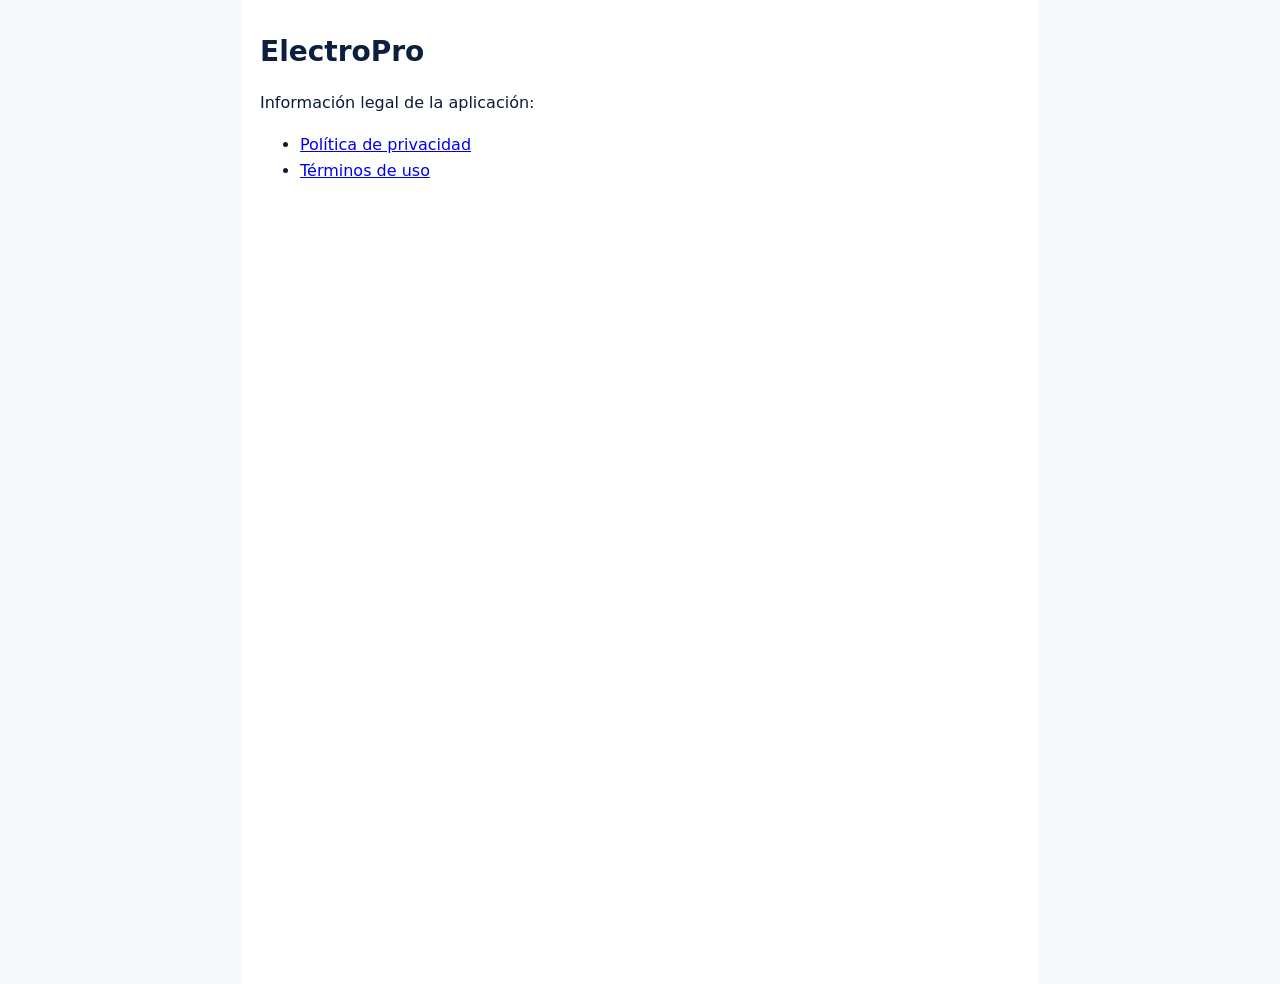
<file: index.html>
<!doctype html>
<html lang="es"><head><meta charset="utf-8"><meta name="viewport" content="width=device-width,initial-scale=1"><title>ElectroPro · Información legal</title><link rel="stylesheet" href="estilo.css"></head>
<body><main><h1>ElectroPro</h1><p>Información legal de la aplicación:</p><ul><li><a href="privacidad.html">Política de privacidad</a></li><li><a href="terminos.html">Términos de uso</a></li></ul></main></body></html>
</file>
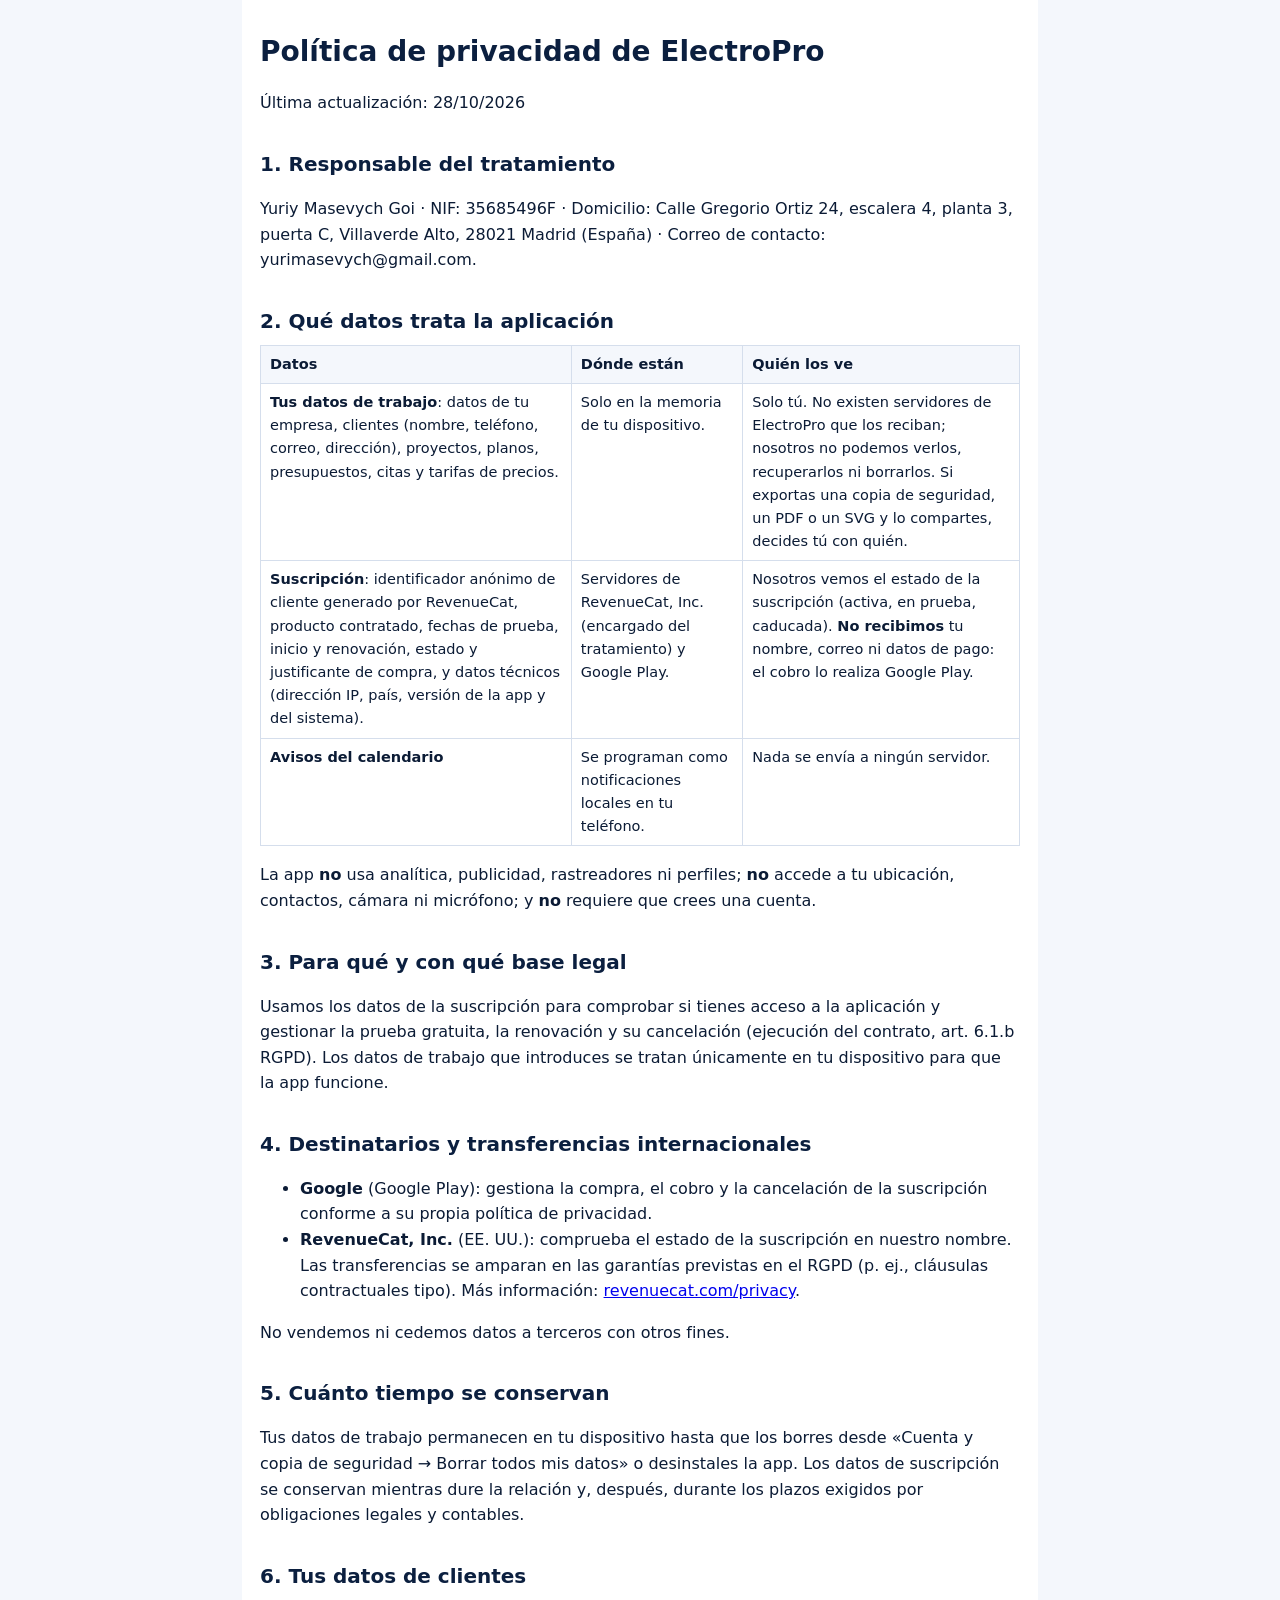
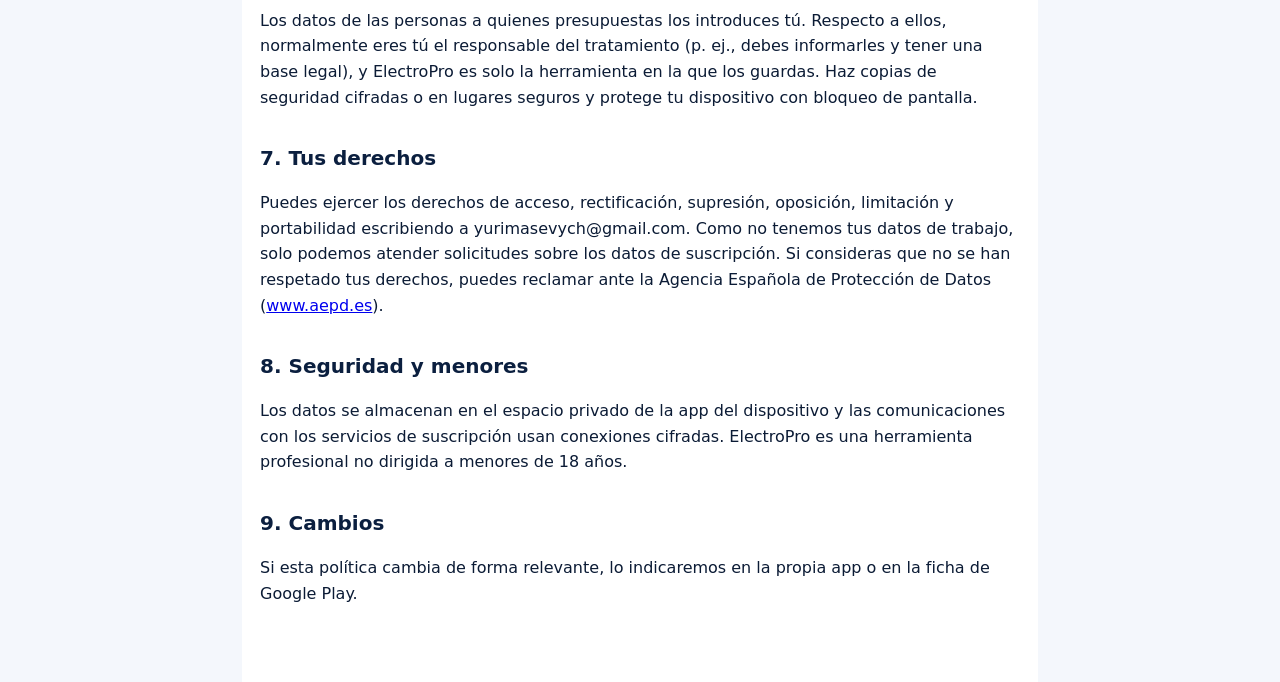
<file: privacidad.html>
<!doctype html>
<html lang="es"><head><meta charset="utf-8"><meta name="viewport" content="width=device-width,initial-scale=1"><title>Política de privacidad · ElectroPro</title><link rel="stylesheet" href="estilo.css"></head>
<body><main>
<h1>Política de privacidad de ElectroPro</h1>
<p>Última actualización: 28/10/2026</p>

<h2>1. Responsable del tratamiento</h2>
<p>Yuriy Masevych Goi · NIF: 35685496F · Domicilio: Calle Gregorio Ortiz 24, escalera 4, planta 3, puerta C, Villaverde Alto, 28021 Madrid (España) · Correo de contacto: yurimasevych@gmail.com.</p>

<h2>2. Qué datos trata la aplicación</h2>
<table>
<tr><th>Datos</th><th>Dónde están</th><th>Quién los ve</th></tr>
<tr><td><b>Tus datos de trabajo</b>: datos de tu empresa, clientes (nombre, teléfono, correo, dirección), proyectos, planos, presupuestos, citas y tarifas de precios.</td><td>Solo en la memoria de tu dispositivo.</td><td>Solo tú. No existen servidores de ElectroPro que los reciban; nosotros no podemos verlos, recuperarlos ni borrarlos. Si exportas una copia de seguridad, un PDF o un SVG y lo compartes, decides tú con quién.</td></tr>
<tr><td><b>Suscripción</b>: identificador anónimo de cliente generado por RevenueCat, producto contratado, fechas de prueba, inicio y renovación, estado y justificante de compra, y datos técnicos (dirección IP, país, versión de la app y del sistema).</td><td>Servidores de RevenueCat, Inc. (encargado del tratamiento) y Google Play.</td><td>Nosotros vemos el estado de la suscripción (activa, en prueba, caducada). <b>No recibimos</b> tu nombre, correo ni datos de pago: el cobro lo realiza Google Play.</td></tr>
<tr><td><b>Avisos del calendario</b></td><td>Se programan como notificaciones locales en tu teléfono.</td><td>Nada se envía a ningún servidor.</td></tr>
</table>
<p>La app <b>no</b> usa analítica, publicidad, rastreadores ni perfiles; <b>no</b> accede a tu ubicación, contactos, cámara ni micrófono; y <b>no</b> requiere que crees una cuenta.</p>

<h2>3. Para qué y con qué base legal</h2>
<p>Usamos los datos de la suscripción para comprobar si tienes acceso a la aplicación y gestionar la prueba gratuita, la renovación y su cancelación (ejecución del contrato, art. 6.1.b RGPD). Los datos de trabajo que introduces se tratan únicamente en tu dispositivo para que la app funcione.</p>

<h2>4. Destinatarios y transferencias internacionales</h2>
<ul>
<li><b>Google</b> (Google Play): gestiona la compra, el cobro y la cancelación de la suscripción conforme a su propia política de privacidad.</li>
<li><b>RevenueCat, Inc.</b> (EE. UU.): comprueba el estado de la suscripción en nuestro nombre. Las transferencias se amparan en las garantías previstas en el RGPD (p. ej., cláusulas contractuales tipo). Más información: <a href="https://www.revenuecat.com/privacy">revenuecat.com/privacy</a>.</li>
</ul>
<p>No vendemos ni cedemos datos a terceros con otros fines.</p>

<h2>5. Cuánto tiempo se conservan</h2>
<p>Tus datos de trabajo permanecen en tu dispositivo hasta que los borres desde «Cuenta y copia de seguridad → Borrar todos mis datos» o desinstales la app. Los datos de suscripción se conservan mientras dure la relación y, después, durante los plazos exigidos por obligaciones legales y contables.</p>

<h2>6. Tus datos de clientes</h2>
<p>Los datos de las personas a quienes presupuestas los introduces tú. Respecto a ellos, normalmente eres tú el responsable del tratamiento (p. ej., debes informarles y tener una base legal), y ElectroPro es solo la herramienta en la que los guardas. Haz copias de seguridad cifradas o en lugares seguros y protege tu dispositivo con bloqueo de pantalla.</p>

<h2>7. Tus derechos</h2>
<p>Puedes ejercer los derechos de acceso, rectificación, supresión, oposición, limitación y portabilidad escribiendo a yurimasevych@gmail.com. Como no tenemos tus datos de trabajo, solo podemos atender solicitudes sobre los datos de suscripción. Si consideras que no se han respetado tus derechos, puedes reclamar ante la Agencia Española de Protección de Datos (<a href="https://www.aepd.es">www.aepd.es</a>).</p>

<h2>8. Seguridad y menores</h2>
<p>Los datos se almacenan en el espacio privado de la app del dispositivo y las comunicaciones con los servicios de suscripción usan conexiones cifradas. ElectroPro es una herramienta profesional no dirigida a menores de 18 años.</p>

<h2>9. Cambios</h2>
<p>Si esta política cambia de forma relevante, lo indicaremos en la propia app o en la ficha de Google Play.</p>
</main></body></html>
</file>
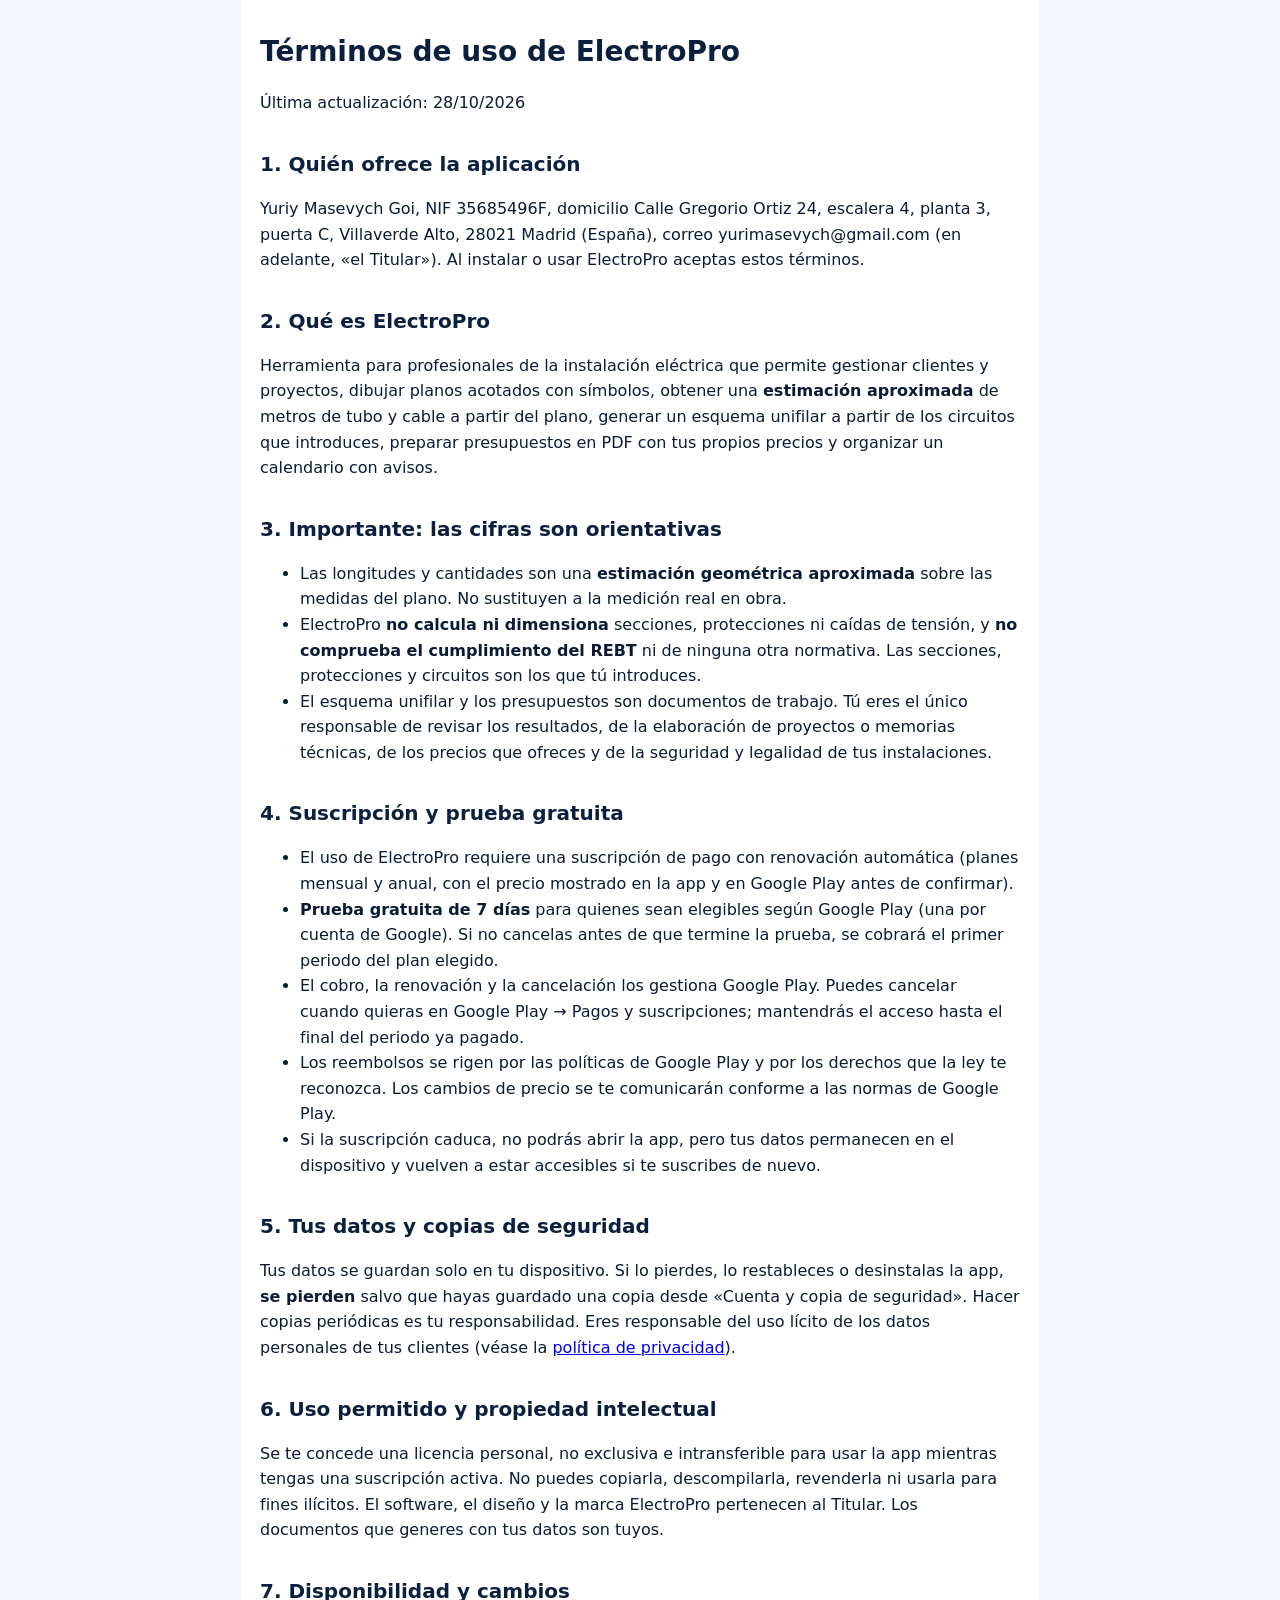
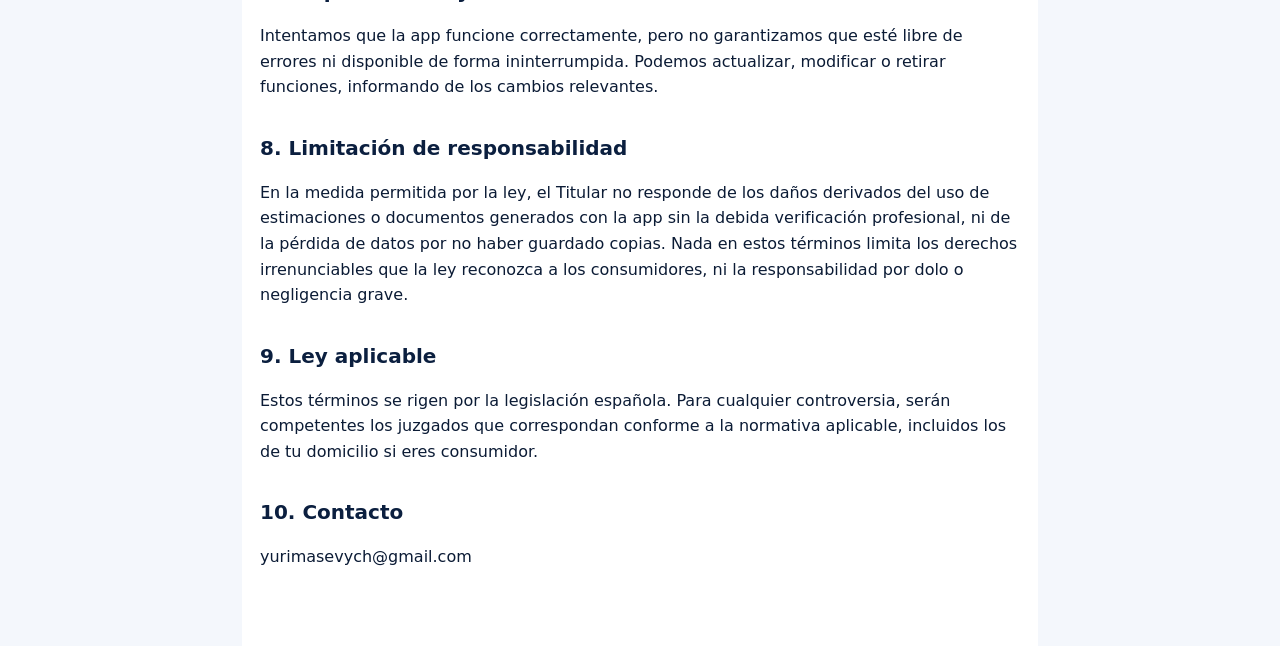
<file: terminos.html>
<!doctype html>
<html lang="es"><head><meta charset="utf-8"><meta name="viewport" content="width=device-width,initial-scale=1"><title>Términos de uso · ElectroPro</title><link rel="stylesheet" href="estilo.css"></head>
<body><main>
<h1>Términos de uso de ElectroPro</h1>
<p>Última actualización: 28/10/2026</p>

<h2>1. Quién ofrece la aplicación</h2>
<p>Yuriy Masevych Goi, NIF 35685496F, domicilio Calle Gregorio Ortiz 24, escalera 4, planta 3, puerta C, Villaverde Alto, 28021 Madrid (España), correo yurimasevych@gmail.com (en adelante, «el Titular»). Al instalar o usar ElectroPro aceptas estos términos.</p>

<h2>2. Qué es ElectroPro</h2>
<p>Herramienta para profesionales de la instalación eléctrica que permite gestionar clientes y proyectos, dibujar planos acotados con símbolos, obtener una <b>estimación aproximada</b> de metros de tubo y cable a partir del plano, generar un esquema unifilar a partir de los circuitos que introduces, preparar presupuestos en PDF con tus propios precios y organizar un calendario con avisos.</p>

<h2>3. Importante: las cifras son orientativas</h2>
<ul>
<li>Las longitudes y cantidades son una <b>estimación geométrica aproximada</b> sobre las medidas del plano. No sustituyen a la medición real en obra.</li>
<li>ElectroPro <b>no calcula ni dimensiona</b> secciones, protecciones ni caídas de tensión, y <b>no comprueba el cumplimiento del REBT</b> ni de ninguna otra normativa. Las secciones, protecciones y circuitos son los que tú introduces.</li>
<li>El esquema unifilar y los presupuestos son documentos de trabajo. Tú eres el único responsable de revisar los resultados, de la elaboración de proyectos o memorias técnicas, de los precios que ofreces y de la seguridad y legalidad de tus instalaciones.</li>
</ul>

<h2>4. Suscripción y prueba gratuita</h2>
<ul>
<li>El uso de ElectroPro requiere una suscripción de pago con renovación automática (planes mensual y anual, con el precio mostrado en la app y en Google Play antes de confirmar).</li>
<li><b>Prueba gratuita de 7 días</b> para quienes sean elegibles según Google Play (una por cuenta de Google). Si no cancelas antes de que termine la prueba, se cobrará el primer periodo del plan elegido.</li>
<li>El cobro, la renovación y la cancelación los gestiona Google Play. Puedes cancelar cuando quieras en Google Play → Pagos y suscripciones; mantendrás el acceso hasta el final del periodo ya pagado.</li>
<li>Los reembolsos se rigen por las políticas de Google Play y por los derechos que la ley te reconozca. Los cambios de precio se te comunicarán conforme a las normas de Google Play.</li>
<li>Si la suscripción caduca, no podrás abrir la app, pero tus datos permanecen en el dispositivo y vuelven a estar accesibles si te suscribes de nuevo.</li>
</ul>

<h2>5. Tus datos y copias de seguridad</h2>
<p>Tus datos se guardan solo en tu dispositivo. Si lo pierdes, lo restableces o desinstalas la app, <b>se pierden</b> salvo que hayas guardado una copia desde «Cuenta y copia de seguridad». Hacer copias periódicas es tu responsabilidad. Eres responsable del uso lícito de los datos personales de tus clientes (véase la <a href="privacidad.html">política de privacidad</a>).</p>

<h2>6. Uso permitido y propiedad intelectual</h2>
<p>Se te concede una licencia personal, no exclusiva e intransferible para usar la app mientras tengas una suscripción activa. No puedes copiarla, descompilarla, revenderla ni usarla para fines ilícitos. El software, el diseño y la marca ElectroPro pertenecen al Titular. Los documentos que generes con tus datos son tuyos.</p>

<h2>7. Disponibilidad y cambios</h2>
<p>Intentamos que la app funcione correctamente, pero no garantizamos que esté libre de errores ni disponible de forma ininterrumpida. Podemos actualizar, modificar o retirar funciones, informando de los cambios relevantes.</p>

<h2>8. Limitación de responsabilidad</h2>
<p>En la medida permitida por la ley, el Titular no responde de los daños derivados del uso de estimaciones o documentos generados con la app sin la debida verificación profesional, ni de la pérdida de datos por no haber guardado copias. Nada en estos términos limita los derechos irrenunciables que la ley reconozca a los consumidores, ni la responsabilidad por dolo o negligencia grave.</p>

<h2>9. Ley aplicable</h2>
<p>Estos términos se rigen por la legislación española. Para cualquier controversia, serán competentes los juzgados que correspondan conforme a la normativa aplicable, incluidos los de tu domicilio si eres consumidor.</p>

<h2>10. Contacto</h2>
<p>yurimasevych@gmail.com</p>
</main></body></html>
</file>
<file: estilo.css>
body{font:16px/1.6 system-ui,-apple-system,"Segoe UI",sans-serif;color:#0B1B35;background:#F4F7FC;margin:0}
main{max-width:760px;margin:0 auto;padding:24px 18px 60px;background:#fff;min-height:100vh}
h1{font-size:28px;margin:.2em 0 .1em;color:#0B1F3F}h2{font-size:20px;margin:1.6em 0 .4em;color:#0B1F3F}
.aviso{background:#FFF3C4;border:1px solid #E5A900;border-radius:10px;padding:12px 14px;font-size:14px}
mark{background:#FFE98A;padding:0 3px;border-radius:3px}
table{border-collapse:collapse;width:100%;font-size:14.5px}td,th{border:1px solid #D5DEEC;padding:7px 9px;text-align:left;vertical-align:top}th{background:#F4F7FC}
@media (prefers-color-scheme:dark){body{background:#07142B;color:#E8EEFA}main{background:#0E2243}h1,h2{color:#fff}td,th{border-color:#244069}th{background:#12294E}a{color:#8FB5FF}}
</file>
